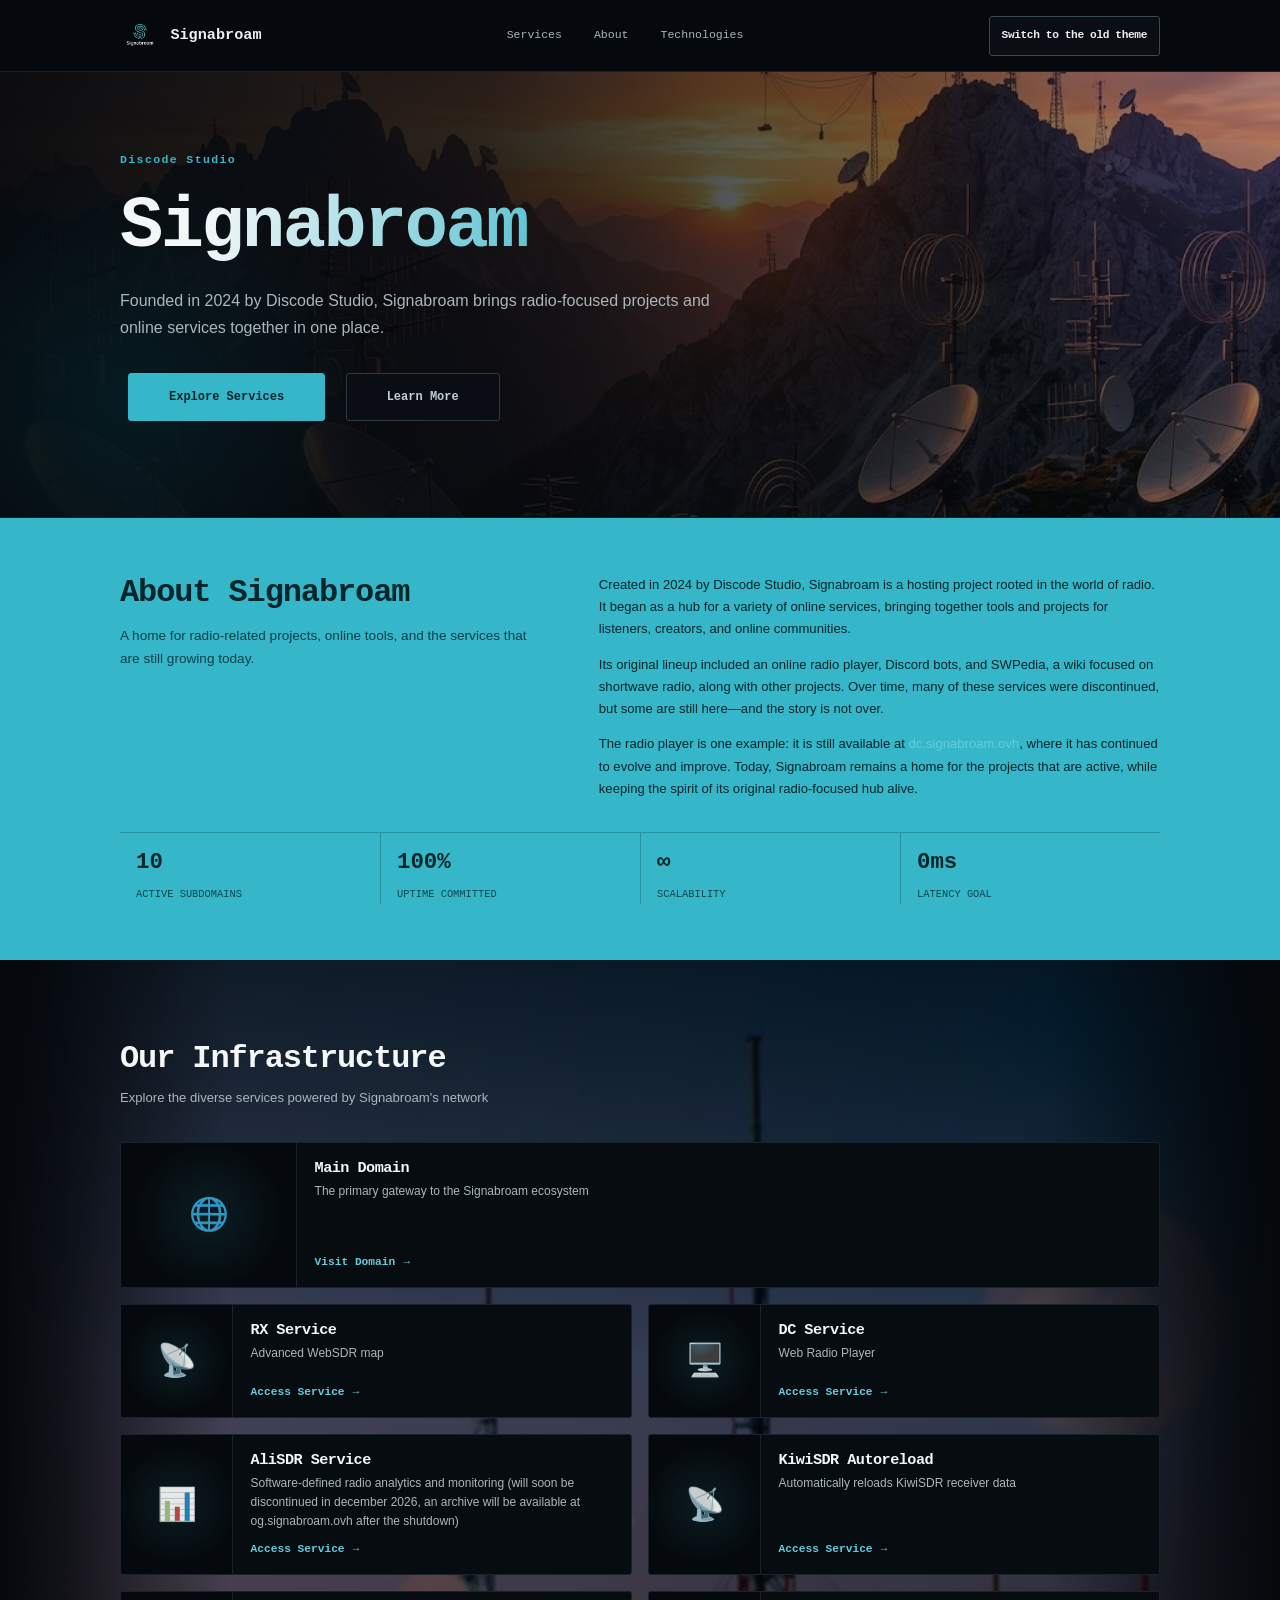
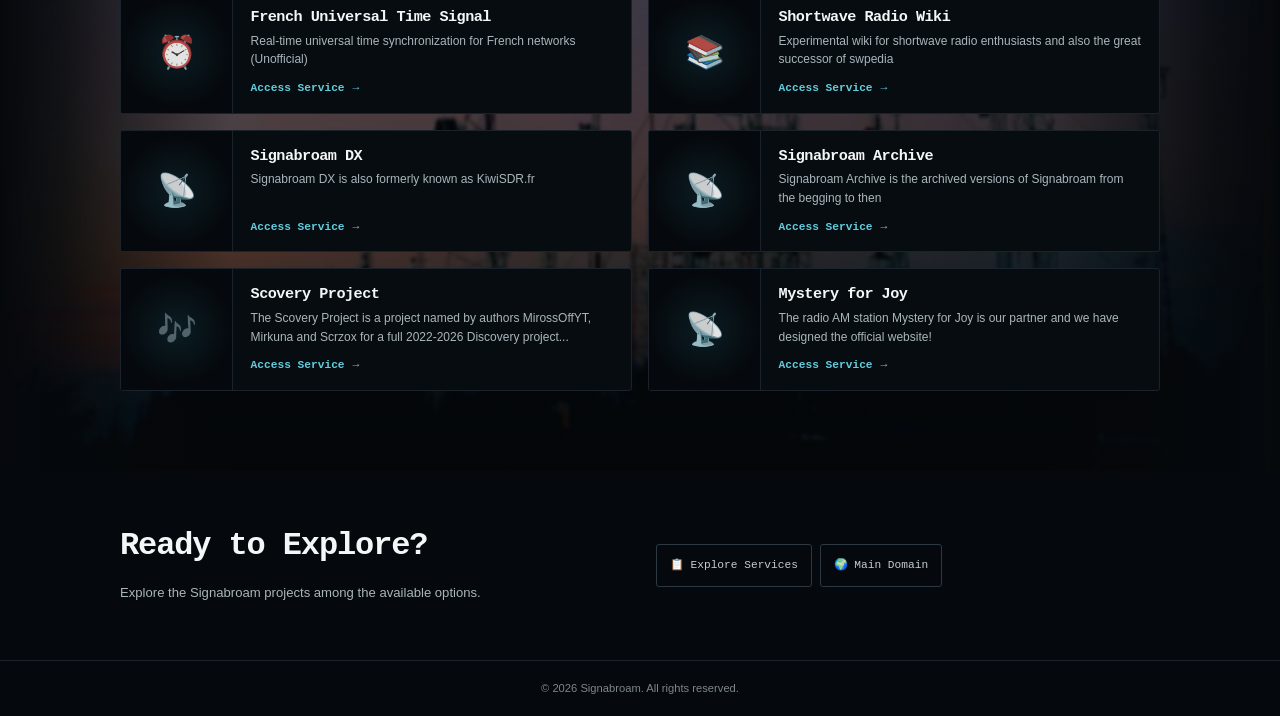
<file: index.html>
<!DOCTYPE html>
<html lang="en">
<head>
    <meta charset="UTF-8">
    <meta name="viewport" content="width=device-width, initial-scale=1.0">
    <title>Signabroam</title>
    <link rel="stylesheet" href="/assets/css/prism.css">
    <link rel="stylesheet" href="/assets/css/six.css?v=5">
</head>
<body>
    <header class="site-header">
        <a class="site-brand" href="#" aria-label="Signabroam home">
            <img class="site-brand-mark" src="/assets/icons/logo/signabroam%20no%20background.png" alt="">
            <span>Signabroam</span>
        </a>
        <nav class="site-nav" aria-label="Main navigation">
            <a href="#services">Services</a>
            <a href="#about">About</a>
            <a href="#technologies">Technologies</a>
        </nav>
        <button class="theme-switch" id="theme-toggle" type="button" aria-pressed="false">
            Switch to the new theme
        </button>
    </header>

    <!-- HERO SECTION -->
    <section class="hero">
        <div class="hero-content">
            <h1>Signabroam</h1>
            <p class="hero-subtitle">Founded in 2024 by Discode Studio, Signabroam brings radio-focused projects and online services together in one place.</p>
            <div>
                <a href="#services" class="cta-button">Explore Services</a>
                <a href="#about" class="cta-button secondary">Learn More</a>
            </div>
        </div>
    </section>

    <!-- ABOUT SECTION -->
    <section class="about" id="about">
        <div class="about-header">
            <h2>About Signabroam</h2>
            <p style="margin-top: 1rem;">A home for radio-related projects, online tools, and the services that are still growing today.</p>
        </div>
        <div class="about-content">
            <div class="about-text">
                <p>Created in 2024 by Discode Studio, Signabroam is a hosting project rooted in the world of radio. It began as a hub for a variety of online services, bringing together tools and projects for listeners, creators, and online communities.</p>
                <p>Its original lineup included an online radio player, Discord bots, and SWPedia, a wiki focused on shortwave radio, along with other projects. Over time, many of these services were discontinued, but some are still here—and the story is not over.</p>
                <p>The radio player is one example: it is still available at <a href="https://dc.signabroam.ovh" target="_blank" rel="noopener noreferrer">dc.signabroam.ovh</a>, where it has continued to evolve and improve. Today, Signabroam remains a home for the projects that are active, while keeping the spirit of its original radio-focused hub alive.</p>
            </div>
            <div class="particle-container">
                <div class="particle particle-1" style="top: 20%; left: 15%;"></div>
                <div class="particle particle-2" style="top: 40%; left: 70%;"></div>
                <div class="particle particle-3" style="top: 65%; left: 30%;"></div>
            </div>
        </div>

        <div class="metrics-grid">
            <div class="metric-card">
                <span class="metric-value">10</span>
                <span class="metric-label">Active Subdomains</span>
            </div>
            <div class="metric-card">
                <span class="metric-value">100%</span>
                <span class="metric-label">Uptime Committed</span>
            </div>
            <div class="metric-card">
                <span class="metric-value">∞</span>
                <span class="metric-label">Scalability</span>
            </div>
            <div class="metric-card">
                <span class="metric-value">0ms</span>
                <span class="metric-label">Latency Goal</span>
            </div>
        </div>
    </section>

    <!-- PORTFOLIO SECTION (SUBDOMAINS SHOWCASE) -->
    <section class="portfolio" id="services">
        <div class="portfolio-backdrops" aria-hidden="true">
            <div class="portfolio-backdrop-track">
                <img class="portfolio-backdrop" src="/assets/icons/background/b1.webp" alt="" draggable="false">
                <img class="portfolio-backdrop" src="/assets/icons/background/b2.webp" alt="" draggable="false">
                <img class="portfolio-backdrop" src="/assets/icons/background/b3.webp" alt="" draggable="false">
                <img class="portfolio-backdrop" src="/assets/icons/background/b4.webp" alt="" draggable="false">
                <img class="portfolio-backdrop" src="/assets/icons/background/b5.webp" alt="" draggable="false">
                <img class="portfolio-backdrop" src="/assets/icons/background/b6.webp" alt="" draggable="false">
                <img class="portfolio-backdrop" src="/assets/icons/background/b1.webp" alt="" draggable="false">
                <img class="portfolio-backdrop" src="/assets/icons/background/b2.webp" alt="" draggable="false">
                <img class="portfolio-backdrop" src="/assets/icons/background/b3.webp" alt="" draggable="false">
                <img class="portfolio-backdrop" src="/assets/icons/background/b4.webp" alt="" draggable="false">
                <img class="portfolio-backdrop" src="/assets/icons/background/b5.webp" alt="" draggable="false">
                <img class="portfolio-backdrop" src="/assets/icons/background/b6.webp" alt="" draggable="false">
            </div>
        </div>
        <div class="portfolio-header">
            <h2>Our Infrastructure</h2>
            <p style="margin-top: 1rem;">Explore the diverse services powered by Signabroam's network</p>
        </div>
        <div class="portfolio-grid">
            <div class="portfolio-card">
                <div class="portfolio-image">
                    <span class="portfolio-image-icon">🌐</span>
                </div>
                <div class="portfolio-content">
                    <h3 class="portfolio-title">Main Domain</h3>
                    <p class="portfolio-description">The primary gateway to the Signabroam ecosystem</p>
                    <a href="https://signabroam.ovh" target="_blank" class="portfolio-link">Visit Domain</a>
                </div>
            </div>

            <div class="portfolio-card">
                <div class="portfolio-image">
                    <span class="portfolio-image-icon">📡</span>
                </div>
                <div class="portfolio-content">
                    <h3 class="portfolio-title">RX Service</h3>
                    <p class="portfolio-description">Advanced WebSDR map</p>
                    <a href="https://rx.signabroam.ovh" target="_blank" class="portfolio-link">Access Service</a>
                </div>
            </div>

            <div class="portfolio-card">
                <div class="portfolio-image">
                    <span class="portfolio-image-icon">🖥️</span>
                </div>
                <div class="portfolio-content">
                    <h3 class="portfolio-title">DC Service</h3>
                    <p class="portfolio-description">Web Radio Player</p>
                    <a href="https://dc.signabroam.ovh" target="_blank" class="portfolio-link">Access Service</a>
                </div>
            </div>

            <div class="portfolio-card">
                <div class="portfolio-image">
                    <span class="portfolio-image-icon">📊</span>
                </div>
                <div class="portfolio-content">
                    <h3 class="portfolio-title">AliSDR Service</h3>
                    <p class="portfolio-description">Software-defined radio analytics and monitoring (will soon be discontinued in december 2026, an archive will be available at og.signabroam.ovh after the shutdown)</p>
                    <a href="https://alisdr.signabroam.ovh" target="_blank" class="portfolio-link">Access Service</a>
                </div>
            </div>
            <!-- <div class="portfolio-card">
                <div class="portfolio-image">
                    <span class="portfolio-image-icon">⚡</span>
                </div>
                <div class="portfolio-content">
                    <h3 class="portfolio-title">OpenWebRX+ WebSDR</h3>
                    <p class="portfolio-description">Enhanced web-based software-defined radio platform</p>
                    <a href="https://websdr.signabroam.ovh" target="_blank" aria-disabled="true" class="portfolio-link">Access Service</a>
                </div>
            </div> -->
            <div class="portfolio-card">
                <div class="portfolio-image">
                    <span class="portfolio-image-icon">📡</span>
                </div>
                <div class="portfolio-content">
                    <h3 class="portfolio-title">KiwiSDR Autoreload</h3>
                    <p class="portfolio-description">Automatically reloads KiwiSDR receiver data</p>
                    <a href="https://autoreload.signabroam.ovh" target="_blank" class="portfolio-link">Access Service</a>
                </div>

            </div>
            <div class="portfolio-card">
                <div class="portfolio-image">
                    <span class="portfolio-image-icon">⏰</span>
                </div>
                <div class="portfolio-content">
                    <h3 class="portfolio-title">French Universal Time Signal</h3>
                    <p class="portfolio-description">Real-time universal time synchronization for French networks (Unofficial)</p>
                    <a href="https://futs.duckdns.org" target="_blank" class="portfolio-link">Access Service</a>
                </div>

            </div>
            <div class="portfolio-card">
                <div class="portfolio-image">
                    <span class="portfolio-image-icon">📚</span>
                </div>
                <div class="portfolio-content">
                    <h3 class="portfolio-title">Shortwave Radio Wiki</h3>
                    <p class="portfolio-description">Experimental wiki for shortwave radio enthusiasts and also the great successor of swpedia</p>
                    <a href="https://wiki.signabroam.ovh" target="_blank" class="portfolio-link">Access Service</a>
                </div>

            </div>
            <div class="portfolio-card">
                <div class="portfolio-image">
                    <span class="portfolio-image-icon">📡</span>
                </div>
                <div class="portfolio-content">
                    <h3 class="portfolio-title">Signabroam DX</h3>
                    <p class="portfolio-description">Signabroam DX is also formerly known as KiwiSDR.fr</p>
                    <a href="https://dx.signabroam.ovh/" target="_blank" class="portfolio-link">Access Service</a>
                </div>
            </div>
            <div class="portfolio-card">
                <div class="portfolio-image">
                    <span class="portfolio-image-icon">📡</span>
                </div>
                <div class="portfolio-content">
                    <h3 class="portfolio-title">Signabroam Archive</h3>
                    <p class="portfolio-description">Signabroam Archive is the archived versions of Signabroam from the begging to then</p>
                    <a href="https://og.signabroam.ovh/" target="_blank" class="portfolio-link">Access Service</a>
                </div>
            </div>
            <div class="portfolio-card">
                <div class="portfolio-image">
                    <span class="portfolio-image-icon">🎶</span>
                </div>
                <div class="portfolio-content">
                    <h3 class="portfolio-title">Scovery Project</h3>
                    <p class="portfolio-description">The Scovery Project is a project named by authors MirossOffYT, Mirkuna and Scrzox for a full 2022-2026 Discovery project...</p>
                    <a href="https://scovery.signabroam.ovh/" target="_blank" class="portfolio-link">Access Service</a>
                </div>
            </div>
            <div class="portfolio-card">
                <div class="portfolio-image">
                    <span class="portfolio-image-icon">📡</span>
                </div>
                <div class="portfolio-content">
                    <h3 class="portfolio-title">Mystery for Joy</h3>
                    <p class="portfolio-description">The radio AM station Mystery for Joy is our partner and we have designed the official website!</p>
                    <a href="https://mysteryforjoy.fr" target="_blank" class="portfolio-link">Access Service</a>
                </div>
            </div>
        </div>
    </section>

    <!-- CONTACT SECTION -->
    <section class="contact" id="contact">
        <div class="contact-content">
            <h2>Ready to Explore?</h2>
            <p class="contact-text">Explore the Signabroam projects among the available options.</p>
            <div class="contact-links">
                <a href="#services" class="contact-link">📋 Explore Services</a>
                <a href="https://signabroam.ovh" target="_blank" class="contact-link">🌍 Main Domain</a>
            </div>
        </div>
    </section>

    <footer>
        <p>&copy; 2026 Signabroam. All rights reserved.</p>
    </footer>
    <script>
        const themeToggle = document.getElementById("theme-toggle");
        const themeParameters = new URLSearchParams(window.location.search);
        let currentTheme = themeParameters.get("s80") === "prism" ? "prism" : "six";

        function applyTheme(theme, updateUrl) {
            currentTheme = theme;
            document.body.dataset.theme = theme;
            themeToggle.setAttribute("aria-pressed", String(theme === "six"));
            themeToggle.textContent = theme === "six"
                ? "Switch to the old theme"
                : "Switch to the new theme";

            if (updateUrl) {
                const url = new URL(window.location.href);
                url.searchParams.set("s80", theme);
                window.history.replaceState(null, "", url);
            }
        }

        applyTheme(currentTheme, false);
        themeToggle.addEventListener("click", function () {
            applyTheme(currentTheme === "six" ? "prism" : "six", true);
        });
    </script>
</body>
</html>
</file>
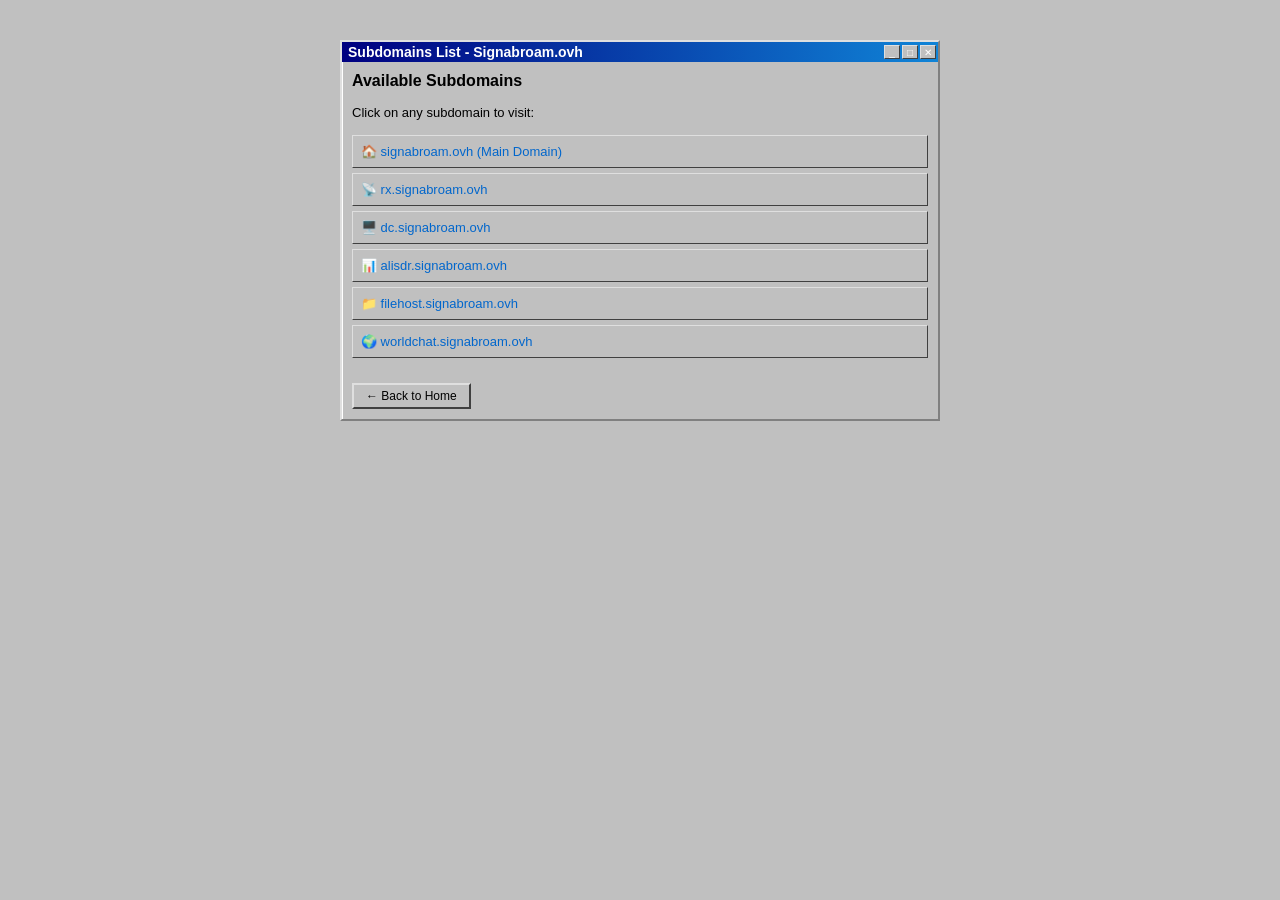
<file: .subdomains.html>
<!DOCTYPE html>
<html lang="en">
<head>
    <meta charset="UTF-8">
    <meta name="viewport" content="width=device-width, initial-scale=1.0">
    <title>Subdomains - Signabroam</title>
    <style>
        * {
            margin: 0;
            padding: 0;
            box-sizing: border-box;
        }

        body {
            font-family: 'MS Sans Serif', Arial, sans-serif;
            background-color: #c0c0c0;
            padding: 20px;
            color: #000;
        }

        .window {
            background-color: #c0c0c0;
            border: 2px solid;
            border-color: #dfdfdf #808080 #808080 #dfdfdf;
            box-shadow: 1px 1px 0 #ffffff inset;
            padding: 0;
            margin: 20px auto;
            max-width: 600px;
        }

        .title-bar {
            background: linear-gradient(to right, #000080, #1084d7);
            color: #ffffff;
            padding: 2px 2px;
            display: flex;
            justify-content: space-between;
            align-items: center;
        }

        .title-text {
            font-weight: bold;
            font-size: 14px;
            margin-left: 4px;
        }

        .close-btns {
            display: flex;
            gap: 2px;
        }

        .btn-small {
            width: 16px;
            height: 14px;
            background-color: #c0c0c0;
            border: 1px solid;
            border-color: #dfdfdf #404040 #404040 #dfdfdf;
            font-size: 10px;
            cursor: pointer;
            display: flex;
            align-items: center;
            justify-content: center;
        }

        .btn-small:active {
            border-color: #404040 #dfdfdf #dfdfdf #404040;
        }

        .content {
            padding: 10px;
        }

        .content h1 {
            font-size: 16px;
            margin-bottom: 15px;
            font-weight: bold;
        }

        .content p {
            font-size: 13px;
            margin-bottom: 15px;
        }

        .subdomain-list {
            margin: 15px 0;
        }

        .subdomain-item {
            background-color: #c0c0c0;
            border: 1px solid;
            border-color: #dfdfdf #404040 #404040 #dfdfdf;
            padding: 8px;
            margin-bottom: 5px;
            cursor: pointer;
            transition: all 0.1s;
        }

        .subdomain-item:hover {
            background-color: #e0e0e0;
        }

        .subdomain-item:active {
            border-color: #404040 #dfdfdf #dfdfdf #404040;
        }

        .subdomain-item a {
            text-decoration: none;
            color: #0066cc;
            font-size: 13px;
            display: block;
        }

        .subdomain-item a:visited {
            color: #800080;
        }

        .subdomain-item:hover a {
            text-decoration: underline;
        }

        .btn {
            background-color: #c0c0c0;
            border: 2px solid;
            border-color: #dfdfdf #404040 #404040 #dfdfdf;
            padding: 4px 12px;
            cursor: pointer;
            font-family: 'MS Sans Serif', Arial, sans-serif;
            font-size: 12px;
            text-decoration: none;
            display: inline-block;
            color: #000;
            transition: all 0.1s;
            margin-top: 10px;
        }

        .btn:hover {
            background-color: #e0e0e0;
        }

        .btn:active {
            border-color: #404040 #dfdfdf #dfdfdf #404040;
        }
    </style>
</head>
<body>
    <div class="window">
        <div class="title-bar">
            <span class="title-text">Subdomains List - Signabroam.ovh</span>
            <div class="close-btns">
                <div class="btn-small">_</div>
                <div class="btn-small">□</div>
                <div class="btn-small">✕</div>
            </div>
        </div>
        <div class="content">
            <h1>Available Subdomains</h1>
            <p>Click on any subdomain to visit:</p>
            
            <div class="subdomain-list">
                <div class="subdomain-item">
                    <a href="https://signabroam.ovh">🏠 signabroam.ovh (Main Domain)</a>
                </div>
                <div class="subdomain-item">
                    <a href="https://rx.signabroam.ovh">📡 rx.signabroam.ovh</a>
                </div>
                <div class="subdomain-item">
                    <a href="https://dc.signabroam.ovh">🖥️ dc.signabroam.ovh</a>
                </div>
                <div class="subdomain-item">
                    <a href="https://alisdr.signabroam.ovh">📊 alisdr.signabroam.ovh</a>
                </div>
                <div class="subdomain-item">
                    <a href="https://filehost.signabroam.ovh">📁 filehost.signabroam.ovh</a>
                </div>
                <div class="subdomain-item">
                    <a href="https://worldchat.signabroam.ovh">🌍 worldchat.signabroam.ovh</a>
                </div>
            </div>

            <a href="index.html" class="btn">← Back to Home</a>
        </div>
    </div>
</body>
</html>
</file>
<file: assets/css/prism.css>
/* ============================================================================
   PRISM FLUX - Dark-Themed Portfolio Template
   Carbon Fiber Aesthetic with Prismatic Color Accents
   ============================================================================ */

/* CSS Custom Properties for Easy Theming */
:root {
    --primary-purple: #8b5cf6;
    --primary-blue: #3b82f6;
    --primary-green: #10b981;
    --primary-cyan: #06b6d4;
    --secondary-pink: #ec4899;
    --dark-bg-1: #0f172a;
    --dark-bg-2: #1e293b;
    --dark-bg-3: #334155;
    --carbon-dark: #1a1f2e;
    --text-primary: #f1f5f9;
    --text-secondary: #cbd5e1;
    --border-accent: rgba(139, 92, 246, 0.3);
    --glow-purple: rgba(139, 92, 246, 0.5);
    --glow-cyan: rgba(6, 182, 212, 0.5);
    --transition: all 0.3s cubic-bezier(0.4, 0, 0.2, 1);
}

/* ============================================================================
   GLOBAL STYLES & TYPOGRAPHY
   ============================================================================ */

* {
    margin: 0;
    padding: 0;
    box-sizing: border-box;
}

html {
    scroll-behavior: smooth;
}

body {
    font-family: -apple-system, BlinkMacSystemFont, 'Segoe UI', 'Roboto', 'Oxygen', 'Ubuntu', 'Cantarell', sans-serif;
    background: linear-gradient(135deg, var(--dark-bg-1) 0%, var(--dark-bg-2) 50%, var(--dark-bg-3) 100%);
    color: var(--text-primary);
    line-height: 1.6;
    min-height: 100vh;
    overflow-x: hidden;
    position: relative;
}

/* Carbon Fiber Pattern Background */
body::before {
    content: '';
    position: fixed;
    top: 0;
    left: 0;
    right: 0;
    bottom: 0;
    background-image: 
        repeating-linear-gradient(
            90deg,
            transparent,
            transparent 2px,
            rgba(139, 92, 246, 0.03) 2px,
            rgba(139, 92, 246, 0.03) 4px
        ),
        repeating-linear-gradient(
            0deg,
            transparent,
            transparent 2px,
            rgba(6, 182, 212, 0.03) 2px,
            rgba(6, 182, 212, 0.03) 4px
        );
    pointer-events: none;
    z-index: 1;
}

h1, h2, h3, h4, h5, h6 {
    font-weight: 700;
    letter-spacing: -0.02em;
    line-height: 1.2;
}

h1 {
    font-size: clamp(2rem, 5vw, 3.5rem);
}

h2 {
    font-size: clamp(1.5rem, 4vw, 2.5rem);
}

h3 {
    font-size: clamp(1.25rem, 3vw, 1.875rem);
}

p {
    color: var(--text-secondary);
    font-size: 1rem;
    line-height: 1.8;
}

a {
    color: var(--primary-cyan);
    text-decoration: none;
    transition: var(--transition);
    position: relative;
}

a:hover {
    color: var(--primary-blue);
    text-decoration: none;
}

/* ============================================================================
   HERO SECTION
   ============================================================================ */

.hero {
    position: relative;
    min-height: 100vh;
    display: flex;
    align-items: center;
    justify-content: center;
    padding: 2rem;
    overflow: hidden;
    z-index: 10;
}

.hero::before {
    content: '';
    position: absolute;
    top: -50%;
    right: -20%;
    width: 600px;
    height: 600px;
    background: radial-gradient(circle, rgba(139, 92, 246, 0.15) 0%, transparent 70%);
    border-radius: 50%;
    animation: float 20s ease-in-out infinite;
}

.hero::after {
    content: '';
    position: absolute;
    bottom: -30%;
    left: -10%;
    width: 500px;
    height: 500px;
    background: radial-gradient(circle, rgba(6, 182, 212, 0.1) 0%, transparent 70%);
    border-radius: 50%;
    animation: float 25s ease-in-out infinite reverse;
}

@keyframes float {
    0%, 100% { transform: translateY(0px); }
    50% { transform: translateY(30px); }
}

.hero-content {
    position: relative;
    z-index: 2;
    text-align: center;
    max-width: 800px;
}

.hero h1 {
    background: linear-gradient(135deg, var(--primary-purple) 0%, var(--primary-blue) 25%, var(--primary-cyan) 50%, var(--primary-green) 75%, var(--primary-cyan) 100%);
    -webkit-background-clip: text;
    -webkit-text-fill-color: transparent;
    background-clip: text;
    margin-bottom: 1.5rem;
    animation: shimmer 3s ease-in-out infinite;
    background-size: 200% auto;
}

@keyframes shimmer {
    0%, 100% { background-position: 0% center; }
    50% { background-position: 100% center; }
}

.hero-subtitle {
    font-size: 1.25rem;
    color: var(--text-secondary);
    margin-bottom: 2rem;
    max-width: 600px;
    margin-left: auto;
    margin-right: auto;
}

.cta-button {
    display: inline-block;
    padding: 1rem 2.5rem;
    margin: 0.5rem;
    background: linear-gradient(135deg, var(--primary-purple) 0%, var(--primary-blue) 100%);
    color: white;
    border: 2px solid transparent;
    border-radius: 8px;
    font-weight: 600;
    font-size: 1rem;
    cursor: pointer;
    transition: var(--transition);
    box-shadow: 0 0 20px var(--glow-purple);
    position: relative;
    overflow: hidden;
    touch-action: manipulation;
}

.cta-button::before {
    content: '';
    position: absolute;
    top: 0;
    left: -100%;
    width: 100%;
    height: 100%;
    background: rgba(255, 255, 255, 0.2);
    transition: var(--transition);
}

.cta-button:hover {
    transform: translateY(-3px);
    box-shadow: 0 10px 30px var(--glow-purple);
}

.cta-button:hover::before {
    left: 100%;
}

.cta-button:active {
    transform: translateY(-1px);
}

.cta-button.secondary {
    background: transparent;
    border: 2px solid var(--primary-cyan);
    box-shadow: 0 0 15px var(--glow-cyan);
}

.cta-button.secondary:hover {
    background: rgba(6, 182, 212, 0.1);
}

/* ============================================================================
   3D COVERFLOW CAROUSEL
   ============================================================================ */

.carousel-section {
    position: relative;
    padding: 4rem 2rem;
    background: rgba(26, 31, 46, 0.4);
    border-top: 1px solid var(--border-accent);
    border-bottom: 1px solid var(--border-accent);
    overflow: hidden;
    z-index: 10;
}

.carousel-container {
    max-width: 1200px;
    margin: 0 auto;
    position: relative;
    height: 400px;
    perspective: 1000px;
    margin-top: 2rem;
}

.coverflow {
    position: absolute;
    width: 100%;
    height: 100%;
    left: 0;
    top: 0;
    transform-style: preserve-3d;
}

.carousel-item {
    position: absolute;
    width: 280px;
    height: 350px;
    left: 50%;
    top: 50%;
    margin-left: -140px;
    margin-top: -175px;
    background: linear-gradient(135deg, var(--dark-bg-2) 0%, var(--dark-bg-3) 100%);
    border: 1px solid var(--border-accent);
    border-radius: 12px;
    padding: 2rem;
    box-shadow: 0 20px 60px rgba(0, 0, 0, 0.5);
    transform-style: preserve-3d;
    transform: translateZ(0) rotateY(0deg) translateX(0px);
    transition: transform 0.6s cubic-bezier(0.68, -0.55, 0.265, 1.55);
    cursor: pointer;
    display: flex;
    flex-direction: column;
    justify-content: space-between;
    opacity: 0.5;
    z-index: 1;
}

.carousel-item.active {
    opacity: 1;
    z-index: 10;
    transform: translateZ(0) rotateY(0deg) translateX(0px) scale(1.05);
}

.carousel-item.prev {
    transform: translateZ(-200px) rotateY(45deg) translateX(-100px);
    opacity: 0.3;
}

.carousel-item.next {
    transform: translateZ(-200px) rotateY(-45deg) translateX(100px);
    opacity: 0.3;
}

.carousel-item h3 {
    color: var(--primary-cyan);
    margin-bottom: 1rem;
}

.carousel-item p {
    font-size: 0.95rem;
    color: var(--text-secondary);
    flex-grow: 1;
}

.carousel-tag {
    display: inline-block;
    margin-top: 1rem;
    padding: 0.5rem 1rem;
    background: rgba(139, 92, 246, 0.2);
    border: 1px solid var(--primary-purple);
    border-radius: 20px;
    font-size: 0.85rem;
    color: var(--primary-purple);
}

.carousel-controls {
    display: flex;
    justify-content: center;
    gap: 1rem;
    margin-top: 2rem;
}

.carousel-btn {
    width: 48px;
    height: 48px;
    border-radius: 50%;
    border: 2px solid var(--primary-cyan);
    background: rgba(6, 182, 212, 0.1);
    color: var(--primary-cyan);
    cursor: pointer;
    font-size: 1.2rem;
    display: flex;
    align-items: center;
    justify-content: center;
    transition: var(--transition);
    touch-action: manipulation;
}

.carousel-btn:hover {
    background: rgba(6, 182, 212, 0.2);
    transform: scale(1.1);
}

.carousel-btn:active {
    transform: scale(0.95);
}

/* ============================================================================
   ABOUT SECTION WITH PARTICLES & METRICS
   ============================================================================ */

.about {
    position: relative;
    padding: 6rem 2rem;
    max-width: 1200px;
    margin: 0 auto;
    z-index: 10;
}

.about-header {
    text-align: center;
    margin-bottom: 4rem;
}

.about-header h2 {
    color: var(--primary-cyan);
    margin-bottom: 1rem;
}

.about-content {
    display: grid;
    grid-template-columns: 1fr 1fr;
    gap: 4rem;
    align-items: center;
    margin-bottom: 4rem;
}

.about-text p {
    margin-bottom: 1.5rem;
}

.particle-container {
    position: relative;
    height: 300px;
    border: 1px solid var(--border-accent);
    border-radius: 12px;
    overflow: hidden;
    background: rgba(26, 31, 46, 0.3);
}

.particle {
    position: absolute;
    pointer-events: none;
    opacity: 0.6;
}

.particle-1 {
    width: 8px;
    height: 8px;
    background: var(--primary-purple);
    border-radius: 50%;
    animation: particle-float 8s ease-in-out infinite;
}

.particle-2 {
    width: 5px;
    height: 5px;
    background: var(--primary-cyan);
    border-radius: 50%;
    animation: particle-float 10s ease-in-out infinite 1s;
}

.particle-3 {
    width: 6px;
    height: 6px;
    background: var(--primary-green);
    border-radius: 50%;
    animation: particle-float 12s ease-in-out infinite 2s;
}

@keyframes particle-float {
    0%, 100% { transform: translateY(0) translateX(0); opacity: 0.3; }
    50% { transform: translateY(-50px) translateX(30px); opacity: 0.8; }
}

/* Animated Metrics */
.metrics-grid {
    display: grid;
    grid-template-columns: repeat(auto-fit, minmax(200px, 1fr));
    gap: 2rem;
    margin-top: 3rem;
}

.metric-card {
    padding: 2rem;
    background: rgba(26, 31, 46, 0.6);
    border: 1px solid var(--border-accent);
    border-radius: 12px;
    text-align: center;
    transition: var(--transition);
    position: relative;
    overflow: hidden;
}

.metric-card::before {
    content: '';
    position: absolute;
    top: 0;
    left: 0;
    right: 0;
    bottom: 0;
    background: linear-gradient(135deg, rgba(139, 92, 246, 0.1) 0%, transparent 100%);
    opacity: 0;
    transition: opacity 0.3s ease;
}

.metric-card:hover {
    border-color: var(--primary-cyan);
    transform: translateY(-8px);
    box-shadow: 0 15px 40px rgba(6, 182, 212, 0.15);
}

.metric-card:hover::before {
    opacity: 1;
}

.metric-value {
    font-size: 2.5rem;
    font-weight: 700;
    background: linear-gradient(135deg, var(--primary-purple) 0%, var(--primary-cyan) 100%);
    -webkit-background-clip: text;
    -webkit-text-fill-color: transparent;
    background-clip: text;
    display: block;
    margin-bottom: 0.5rem;
    position: relative;
    z-index: 1;
}

.metric-label {
    color: var(--text-secondary);
    font-size: 0.95rem;
    text-transform: uppercase;
    letter-spacing: 0.05em;
    position: relative;
    z-index: 1;
}

/* ============================================================================
   SKILLS SECTION WITH HEXAGONAL GRID
   ============================================================================ */

.skills {
    position: relative;
    padding: 6rem 2rem;
    background: rgba(26, 31, 46, 0.4);
    border-top: 1px solid var(--border-accent);
    border-bottom: 1px solid var(--border-accent);
    z-index: 10;
}

.skills-header {
    text-align: center;
    max-width: 1200px;
    margin: 0 auto 4rem;
}

.skills-header h2 {
    color: var(--primary-purple);
    margin-bottom: 1rem;
}

.hexagon-grid {
    display: grid;
    grid-template-columns: repeat(auto-fit, minmax(150px, 1fr));
    gap: 2rem;
    max-width: 1200px;
    margin: 0 auto;
}

.hexagon-item {
    position: relative;
    display: flex;
    align-items: center;
    justify-content: center;
    aspect-ratio: 1;
    background: linear-gradient(135deg, rgba(139, 92, 246, 0.1) 0%, rgba(6, 182, 212, 0.1) 100%);
    border: 2px solid var(--primary-purple);
    border-radius: 12px;
    cursor: pointer;
    transition: var(--transition);
    transform: perspective(1000px) rotateX(0) rotateY(0);
    position: relative;
    overflow: hidden;
}

.hexagon-item::before {
    content: '';
    position: absolute;
    inset: 0;
    background: linear-gradient(45deg, transparent 30%, rgba(139, 92, 246, 0.3) 50%, transparent 70%);
    transform: translateX(-100%);
    transition: transform 0.6s ease;
}

.hexagon-item:hover::before {
    transform: translateX(100%);
}

.hexagon-item:hover {
    border-color: var(--primary-cyan);
    box-shadow: 0 0 30px var(--glow-cyan), inset 0 0 30px rgba(6, 182, 212, 0.1);
    transform: scale(1.05) perspective(1000px) rotateY(5deg);
}

.hexagon-content {
    text-align: center;
    position: relative;
    z-index: 2;
}

.hexagon-icon {
    font-size: 2.5rem;
    margin-bottom: 0.5rem;
}

.hexagon-label {
    font-size: 0.95rem;
    font-weight: 600;
    color: var(--primary-cyan);
}

/* ============================================================================
   PORTFOLIO SECTION
   ============================================================================ */

.portfolio {
    position: relative;
    padding: 6rem 2rem;
    max-width: 1200px;
    margin: 0 auto;
    z-index: 10;
}

.portfolio-header {
    text-align: center;
    margin-bottom: 4rem;
}

.portfolio-header h2 {
    color: var(--primary-green);
    margin-bottom: 1rem;
}

.portfolio-grid {
    display: grid;
    grid-template-columns: repeat(auto-fit, minmax(300px, 1fr));
    gap: 2rem;
}

.portfolio-card {
    group position: relative;
    overflow: hidden;
    border-radius: 12px;
    background: linear-gradient(135deg, var(--dark-bg-2) 0%, var(--dark-bg-3) 100%);
    border: 1px solid var(--border-accent);
    transition: var(--transition);
}

.portfolio-image {
    width: 100%;
    height: 250px;
    background: linear-gradient(135deg, rgba(139, 92, 246, 0.2) 0%, rgba(6, 182, 212, 0.2) 100%);
    display: flex;
    align-items: center;
    justify-content: center;
    position: relative;
    overflow: hidden;
}

.portfolio-image::before {
    content: '';
    position: absolute;
    inset: 0;
    background: linear-gradient(45deg, transparent 30%, rgba(255, 255, 255, 0.1) 50%, transparent 70%);
    transform: translateX(-100%);
    transition: transform 0.6s ease;
}

.portfolio-card:hover .portfolio-image::before {
    transform: translateX(100%);
}

.portfolio-image-icon {
    font-size: 4rem;
    color: var(--primary-cyan);
    opacity: 0.6;
}

.portfolio-content {
    padding: 2rem;
}

.portfolio-title {
    color: var(--primary-cyan);
    margin-bottom: 0.5rem;
}

.portfolio-description {
    font-size: 0.95rem;
    color: var(--text-secondary);
    margin-bottom: 1.5rem;
}

.portfolio-tags {
    display: flex;
    flex-wrap: wrap;
    gap: 0.5rem;
    margin-bottom: 1.5rem;
}

.portfolio-tag {
    padding: 0.4rem 0.8rem;
    background: rgba(139, 92, 246, 0.15);
    border: 1px solid var(--primary-purple);
    border-radius: 20px;
    font-size: 0.8rem;
    color: var(--primary-purple);
    transition: var(--transition);
}

.portfolio-tag:hover {
    background: rgba(139, 92, 246, 0.3);
}

.portfolio-link {
    display: inline-block;
    color: var(--primary-cyan);
    font-weight: 600;
    transition: var(--transition);
    position: relative;
}

.portfolio-link::after {
    content: '→';
    margin-left: 0.5rem;
    transition: var(--transition);
}

.portfolio-link:hover {
    color: var(--primary-blue);
}

.portfolio-link:hover::after {
    transform: translateX(4px);
}

.portfolio-card:hover {
    border-color: var(--primary-cyan);
    transform: translateY(-8px);
    box-shadow: 0 20px 50px rgba(6, 182, 212, 0.2);
}

/* ============================================================================
   CONTACT & FOOTER SECTION
   ============================================================================ */

.contact {
    position: relative;
    padding: 6rem 2rem;
    background: rgba(26, 31, 46, 0.4);
    border-top: 1px solid var(--border-accent);
    z-index: 10;
}

.contact-content {
    max-width: 800px;
    margin: 0 auto;
    text-align: center;
}

.contact-header h2 {
    color: var(--primary-blue);
    margin-bottom: 1.5rem;
}

.contact-text {
    margin-bottom: 2rem;
    color: var(--text-secondary);
}

.contact-links {
    display: flex;
    justify-content: center;
    flex-wrap: wrap;
    gap: 1.5rem;
    margin-top: 2rem;
}

.contact-link {
    display: inline-flex;
    align-items: center;
    gap: 0.5rem;
    padding: 1rem 1.5rem;
    border: 2px solid var(--primary-cyan);
    border-radius: 8px;
    color: var(--primary-cyan);
    transition: var(--transition);
    touch-action: manipulation;
}

.contact-link:hover {
    background: rgba(6, 182, 212, 0.1);
    transform: translateY(-2px);
}

footer {
    padding: 2rem;
    text-align: center;
    color: var(--text-secondary);
    border-top: 1px solid var(--border-accent);
    font-size: 0.9rem;
    position: relative;
    z-index: 10;
}

/* ============================================================================
   RESPONSIVE DESIGN
   ============================================================================ */

@media (max-width: 768px) {
    .about-content {
        grid-template-columns: 1fr;
        gap: 2rem;
    }

    .carousel-container {
        height: 300px;
    }

    .carousel-item {
        width: 240px;
        height: 300px;
        margin-left: -120px;
        margin-top: -150px;
    }

    .hexagon-grid {
        grid-template-columns: repeat(auto-fit, minmax(120px, 1fr));
        gap: 1rem;
    }

    .metrics-grid {
        grid-template-columns: repeat(2, 1fr);
    }

    .contact-links {
        flex-direction: column;
    }

    .contact-link {
        width: 100%;
        justify-content: center;
    }

    h1 {
        font-size: 2rem;
    }

    h2 {
        font-size: 1.5rem;
    }
}

@media (max-width: 480px) {
    .hero {
        min-height: 80vh;
        padding: 1rem;
    }

    .about {
        padding: 3rem 1rem;
    }

    .skills {
        padding: 3rem 1rem;
    }

    .carousel-section {
        padding: 2rem 1rem;
    }

    .carousel-item {
        width: 200px;
        height: 250px;
        margin-left: -100px;
        margin-top: -125px;
        padding: 1.5rem;
    }

    .hexagon-grid {
        grid-template-columns: repeat(2, 1fr);
    }

    .metrics-grid {
        grid-template-columns: 1fr;
    }

    .metric-value {
        font-size: 2rem;
    }

    .portfolio-grid {
        grid-template-columns: 1fr;
    }

    .cta-button {
        padding: 0.875rem 1.5rem;
        font-size: 0.9rem;
    }
}

/* ============================================================================
   ACCESSIBILITY & UTILITIES
   ============================================================================ */

@media (prefers-reduced-motion: reduce) {
    *,
    *::before,
    *::after {
        animation-duration: 0.01ms !important;
        animation-iteration-count: 1 !important;
        transition-duration: 0.01ms !important;
        scroll-behavior: auto !important;
    }
}

/* High Contrast Mode Support */
@media (prefers-contrast: more) {
    :root {
        --border-accent: rgba(139, 92, 246, 0.6);
    }

    .carousel-item,
    .metric-card,
    .hexagon-item,
    .portfolio-card {
        border-width: 2px;
    }
}

/* Dark Mode (default - always active) */
@media (prefers-color-scheme: dark) {
    body {
        color-scheme: dark;
    }
}
</file>
<file: assets/css/six.css>
body[data-theme="six"] {
    --surface: #05080c;
    --surface-raised: #0a0e14;
    --surface-subtle: #070c11;
    --border: #1a232b;
    --border-strong: #2c3842;
    --text: #ebf0f2;
    --text-soft: #c4cdd1;
    --text-muted: #949ea4;
    --accent: #35b6c9;
    --accent-hover: #63cddc;
    background: var(--surface);
    color: var(--text);
    font-family: "Chivo", "Segoe UI", sans-serif;
}

body[data-theme="six"]::before {
    display: none;
}

body[data-theme="six"] h1,
body[data-theme="six"] h2,
body[data-theme="six"] h3,
body[data-theme="six"] h4,
body[data-theme="six"] h5,
body[data-theme="six"] h6,
body[data-theme="six"] button {
    font-family: "Chivo Mono", "Cascadia Code", Consolas, monospace;
    letter-spacing: -0.035em;
}

body[data-theme="six"] p {
    color: #aab6bb;
    line-height: 1.7;
}

body[data-theme="six"] a {
    color: var(--accent-hover);
}

body[data-theme="six"] a:hover {
    color: #b2edf2;
}

body:not([data-theme="six"]) .site-header {
    display: contents;
}

body:not([data-theme="six"]) .site-brand,
body:not([data-theme="six"]) .site-nav {
    display: none;
}

body[data-theme="six"] .site-header {
    position: relative;
    z-index: 20;
    display: flex;
    min-height: 4.5rem;
    align-items: center;
    justify-content: space-between;
    gap: 1.5rem;
    padding: 0.75rem max(1.25rem, calc((100% - 1040px) / 2));
    border-bottom: 1px solid var(--border);
    background: #05080c;
}

body[data-theme="six"] .site-brand {
    display: inline-flex;
    align-items: center;
    gap: 0.65rem;
    color: var(--text);
    font: 700 0.95rem/1 "Chivo Mono", Consolas, monospace;
    white-space: nowrap;
}

body[data-theme="six"] .site-brand-mark {
    display: block;
    width: 2.5rem;
    height: 2.5rem;
    border: 0;
    object-fit: contain;
}

body[data-theme="six"] .site-nav {
    display: flex;
    align-items: center;
    gap: clamp(0.75rem, 3vw, 2rem);
}

body[data-theme="six"] .site-nav a {
    color: #aab6bb;
    font: 0.72rem/1.4 "Chivo Mono", Consolas, monospace;
}

body[data-theme="six"] .site-nav a:hover {
    color: var(--accent-hover);
}

.theme-switch {
    position: fixed;
    z-index: 30;
    top: 0.75rem;
    right: max(1.25rem, calc((100% - 1040px) / 2));
    min-height: 2.5rem;
    padding: 0.55rem 0.75rem;
    border: 1px solid #3a4852;
    border-radius: 3px;
    background: #0a0e14;
    color: #ebf0f2;
    font: 600 0.7rem/1.2 "Chivo Mono", Consolas, monospace;
    cursor: pointer;
    transition: border-color 0.2s ease, background 0.2s ease, color 0.2s ease;
}

.theme-switch:hover {
    border-color: #35b6c9;
    background: #101820;
    color: #63cddc;
}

.theme-switch:focus-visible {
    outline: 2px solid #63cddc;
    outline-offset: 3px;
}

body[data-theme="six"] .site-header .theme-switch {
    position: static;
    flex: 0 0 auto;
}

body[data-theme="six"] .hero {
    display: flex;
    min-height: 26rem;
    align-items: center;
    justify-content: flex-start;
    padding: 5rem max(1.25rem, calc((100% - 1040px) / 2));
    border-bottom: 1px solid var(--border);
    background:
        linear-gradient(90deg, rgba(5, 8, 12, 0.96) 0%, rgba(5, 8, 12, 0.82) 38%, rgba(5, 8, 12, 0.2) 100%),
        linear-gradient(0deg, rgba(5, 8, 12, 0.32), rgba(5, 8, 12, 0.08)),
        url("/assets/icons/logo/banner.jfif") center 55% / cover no-repeat;
}

body[data-theme="six"] .hero-content {
    max-width: 720px;
    text-align: left;
}

body[data-theme="six"] .hero-content::before {
    display: block;
    margin-bottom: 1rem;
    color: var(--accent);
    content: "Discode Studio";
    font: 600 0.72rem/1.4 "Chivo Mono", Consolas, monospace;
    letter-spacing: 0.12em;
}

body[data-theme="six"] .hero h1 {
    margin-bottom: 1rem;
    background: linear-gradient(100deg, #f4f7f8 15%, #35b6c9 85%);
    background-clip: text;
    background-size: 100% auto;
    animation: none;
    font-size: clamp(2.6rem, 7vw, 4.5rem);
    -webkit-text-fill-color: transparent;
}

body[data-theme="six"] .hero-subtitle {
    max-width: 590px;
    margin: 0 0 1.5rem;
    color: #aab6bb;
    font-size: 1rem;
}

body[data-theme="six"] .cta-button {
    border: 1px solid var(--accent);
    border-radius: 3px;
    background: var(--accent);
    box-shadow: none;
    color: #04262b;
    font: 600 0.75rem/1.2 "Chivo Mono", Consolas, monospace;
}

body[data-theme="six"] .cta-button:hover {
    background: var(--accent-hover);
    box-shadow: 0 8px 24px rgba(53, 182, 201, 0.16);
    color: #04262b;
}

body[data-theme="six"] .cta-button.secondary {
    border-color: #2c3842;
    background: #0a0e14;
    color: #c4cdd1;
}

body[data-theme="six"] .cta-button.secondary:hover {
    border-color: var(--accent);
    background: #101820;
    color: var(--accent-hover);
}

body[data-theme="six"] .about {
    display: grid;
    grid-template-columns: minmax(0, 0.85fr) minmax(0, 1.15fr);
    align-items: start;
    gap: 1.5rem 4rem;
    max-width: none;
    margin: 0;
    padding: 3.5rem max(1.25rem, calc((100% - 1040px) / 2));
    background: var(--accent);
    color: #04262b;
}

body[data-theme="six"] .about-header {
    margin: 0;
    text-align: left;
}

body[data-theme="six"] .about-header h2 {
    margin-bottom: 0.75rem;
    color: #04262b;
    font-size: clamp(1.5rem, 3vw, 2rem);
}

body[data-theme="six"] .about-header p {
    margin-top: 0 !important;
    color: rgba(4, 38, 43, 0.82);
    font-size: 0.85rem;
}

body[data-theme="six"] .about-content {
    display: block;
    margin: 0;
}

body[data-theme="six"] .about-text p {
    margin-bottom: 0.8rem;
    color: #04262b;
    font-size: 0.82rem;
}

body[data-theme="six"] .about-text p:last-child {
    margin-bottom: 0;
}

body[data-theme="six"] .particle-container {
    display: none;
}

body[data-theme="six"] .metrics-grid {
    grid-column: 1 / -1;
    grid-template-columns: repeat(4, minmax(0, 1fr));
    gap: 0;
    margin-top: 0.5rem;
    border-top: 1px solid rgba(4, 38, 43, 0.25);
}

body[data-theme="six"] .metric-card {
    padding: 1rem 1rem 0;
    border: 0;
    border-radius: 0;
    background: transparent;
    text-align: left;
}

body[data-theme="six"] .metric-card + .metric-card {
    border-left: 1px solid rgba(4, 38, 43, 0.25);
}

body[data-theme="six"] .metric-card::before {
    display: none;
}

body[data-theme="six"] .metric-value {
    margin-bottom: 0.15rem;
    background: none;
    color: #04262b;
    font: 700 1.4rem/1.2 "Chivo Mono", Consolas, monospace;
    -webkit-text-fill-color: currentColor;
}

body[data-theme="six"] .metric-label {
    color: rgba(4, 38, 43, 0.78);
    font: 0.65rem/1.5 "Chivo Mono", Consolas, monospace;
    letter-spacing: 0;
}

body[data-theme="six"] .portfolio {
    position: relative;
    isolation: isolate;
    overflow: hidden;
    max-width: none;
    margin: 0;
    padding: 5rem max(1.25rem, calc((100% - 1040px) / 2));
    background: #05080c;
}

body[data-theme="six"] .portfolio-backdrops {
    position: absolute;
    z-index: 0;
    inset: 0;
    overflow: hidden;
    pointer-events: none;
}

body:not([data-theme="six"]) .portfolio-backdrops {
    display: none;
}

body[data-theme="six"] .portfolio-backdrops::after {
    position: absolute;
    inset: 0;
    background:
        linear-gradient(180deg, rgba(5, 8, 12, 0.72), rgba(5, 8, 12, 0.38) 36%, rgba(5, 8, 12, 0.78)),
        linear-gradient(90deg, #05080c 0%, rgba(5, 8, 12, 0.82) 5%, transparent 18%, transparent 82%, rgba(5, 8, 12, 0.82) 95%, #05080c 100%);
    content: "";
}

body[data-theme="six"] .portfolio-backdrop-track {
    position: absolute;
    inset: 0 auto 0 0;
    display: flex;
    width: 1200%;
    height: 100%;
    animation: portfolio-slideshow 96s linear infinite;
    will-change: transform;
}

body[data-theme="six"] .portfolio-backdrop {
    display: block;
    flex: 0 0 8.333333%;
    width: 8.333333%;
    height: 100%;
    object-fit: cover;
    object-position: center;
    filter: blur(1.5px);
    transform: scale(1.025);
}

@keyframes portfolio-slideshow {
    from {
        transform: translate3d(0, 0, 0);
    }

    to {
        transform: translate3d(-50%, 0, 0);
    }
}

body[data-theme="six"] .portfolio-header,
body[data-theme="six"] .portfolio-grid {
    position: relative;
    z-index: 1;
}

body[data-theme="six"] .portfolio-header {
    max-width: 1040px;
    margin: 0 auto 2rem;
    text-align: left;
}

body[data-theme="six"] .portfolio-header h2,
body[data-theme="six"] .skills-header h2,
body[data-theme="six"] .contact h2 {
    margin-bottom: 0.55rem;
    color: #f4f7f8;
    font-size: clamp(1.5rem, 3vw, 2rem);
}

body[data-theme="six"] .portfolio-header p {
    margin-top: 0 !important;
    font-size: 0.82rem;
}

body[data-theme="six"] .portfolio-grid {
    grid-template-columns: repeat(2, minmax(0, 1fr));
    gap: 1rem;
    max-width: 1040px;
    margin: 0 auto;
}

body[data-theme="six"] .portfolio-card {
    display: grid;
    grid-template-columns: 7rem minmax(0, 1fr);
    min-width: 0;
    overflow: hidden;
    border: 1px solid #1a232b;
    border-radius: 3px;
    background: #070c11;
    transition: border-color 0.2s ease, background 0.2s ease;
}

body[data-theme="six"] .portfolio-card:hover {
    border-color: #35b6c9;
    background: #0a0e14;
    box-shadow: none;
    transform: none;
}

body[data-theme="six"] .portfolio-card:first-child {
    grid-column: 1 / -1;
    grid-template-columns: 11rem minmax(0, 1fr);
}

body[data-theme="six"] .portfolio-image {
    display: grid;
    width: auto;
    height: 100%;
    min-height: 7rem;
    place-items: center;
    border-right: 1px solid #1a232b;
    background:
        radial-gradient(circle at center, rgba(53, 182, 201, 0.12), transparent 70%),
        #05080c;
}

body[data-theme="six"] .portfolio-card:first-child .portfolio-image {
    min-height: 9rem;
}

body[data-theme="six"] .portfolio-image::before {
    display: none;
}

body[data-theme="six"] .portfolio-image-icon {
    color: #63cddc;
    font-size: 2rem;
    opacity: 0.9;
    filter: grayscale(0.35);
}

body[data-theme="six"] .portfolio-content {
    display: flex;
    min-width: 0;
    flex-direction: column;
    align-items: flex-start;
    padding: 1rem 1.1rem;
}

body[data-theme="six"] .portfolio-title {
    margin-bottom: 0.35rem;
    color: #f4f7f8;
    font-size: 0.95rem;
}

body[data-theme="six"] .portfolio-description {
    margin-bottom: 0.75rem;
    color: #aab6bb;
    font-size: 0.75rem;
    line-height: 1.55;
}

body[data-theme="six"] .portfolio-tags {
    gap: 0.35rem;
    margin-bottom: 0.75rem;
}

body[data-theme="six"] .portfolio-tag {
    padding: 0.2rem 0.4rem;
    border: 1px solid #2c3842;
    border-radius: 2px;
    background: #101820;
    color: #aab6bb;
    font: 0.6rem/1.3 "Chivo Mono", Consolas, monospace;
}

body[data-theme="six"] .portfolio-tag:hover {
    border-color: #35b6c9;
    background: #101820;
    color: #63cddc;
}

body[data-theme="six"] .portfolio-link {
    margin-top: auto;
    color: #63cddc;
    font: 600 0.7rem/1.4 "Chivo Mono", Consolas, monospace;
}

body[data-theme="six"] .skills {
    padding: 4rem max(1.25rem, calc((100% - 1040px) / 2));
    border-top: 1px solid #1a232b;
    border-bottom: 1px solid #1a232b;
    background: #070c11;
}

body[data-theme="six"] .skills-header {
    max-width: 1040px;
    margin: 0 auto 1.5rem;
    text-align: left;
}

body[data-theme="six"] .skills-header p {
    font-size: 0.82rem;
}

body[data-theme="six"] .hexagon-grid {
    grid-template-columns: repeat(3, minmax(0, 1fr));
    gap: 0.5rem;
    max-width: 1040px;
}

body[data-theme="six"] .hexagon-item {
    min-height: 4rem;
    aspect-ratio: auto;
    justify-content: flex-start;
    border: 1px solid #1a232b;
    border-radius: 3px;
    background: #0a0e14;
    cursor: default;
    transform: none;
}

body[data-theme="six"] .hexagon-item::before {
    display: none;
}

body[data-theme="six"] .hexagon-item:hover {
    border-color: #2c3842;
    box-shadow: none;
    transform: none;
}

body[data-theme="six"] .hexagon-content {
    display: flex;
    align-items: center;
    gap: 0.75rem;
    padding: 0.75rem;
    text-align: left;
}

body[data-theme="six"] .hexagon-icon {
    margin: 0;
    font-size: 1.15rem;
}

body[data-theme="six"] .hexagon-label {
    color: #c4cdd1;
    font: 0.72rem/1.4 "Chivo Mono", Consolas, monospace;
}

body[data-theme="six"] .contact {
    padding: 3.5rem max(1.25rem, calc((100% - 1040px) / 2));
    border-top: 0;
    background: #05080c;
}

body[data-theme="six"] .contact-content {
    display: grid;
    grid-template-columns: 1fr 1fr;
    align-items: center;
    gap: 0.5rem 2rem;
    max-width: 1040px;
    text-align: left;
}

body[data-theme="six"] .contact-content h2,
body[data-theme="six"] .contact-text {
    grid-column: 1;
}

body[data-theme="six"] .contact-text {
    margin: 0;
    font-size: 0.82rem;
}

body[data-theme="six"] .contact-links {
    grid-column: 2;
    grid-row: 1 / span 2;
    justify-content: stretch;
    gap: 0.5rem;
    margin: 0;
}

body[data-theme="six"] .contact-link {
    justify-content: center;
    min-width: 0;
    padding: 0.8rem;
    border: 1px solid #2c3842;
    border-radius: 3px;
    color: #c4cdd1;
    font: 0.7rem/1.4 "Chivo Mono", Consolas, monospace;
}

body[data-theme="six"] .contact-link:hover {
    border-color: #35b6c9;
    background: rgba(53, 182, 201, 0.08);
    color: #63cddc;
    transform: none;
}

body[data-theme="six"] footer {
    padding: 1.1rem 1.25rem;
    border-top: 1px solid #1a232b;
    color: #7d878e;
    font-size: 0.7rem;
}

body[data-theme="six"] footer p {
    color: inherit;
    font-size: inherit;
}

@media (max-width: 700px) {
    body[data-theme="six"] .site-header {
        flex-wrap: wrap;
        gap: 0.75rem;
        padding: 0.75rem 1rem;
    }

    body[data-theme="six"] .site-nav {
        order: 3;
        width: 100%;
        justify-content: space-between;
        padding-top: 0.5rem;
        border-top: 1px solid #1a232b;
    }

    body[data-theme="six"] .hero {
        min-height: 22rem;
        padding: 4rem 1.25rem;
    }

    body[data-theme="six"] .about {
        grid-template-columns: 1fr;
        gap: 1.5rem;
        padding: 2.5rem 1.25rem;
    }

    body[data-theme="six"] .metrics-grid {
        grid-template-columns: repeat(2, minmax(0, 1fr));
        row-gap: 1rem;
    }

    body[data-theme="six"] .metric-card {
        padding: 0.75rem 0.5rem 0;
    }

    body[data-theme="six"] .metric-card + .metric-card {
        border-left: 0;
    }

    body[data-theme="six"] .metric-card:nth-child(even) {
        border-left: 1px solid rgba(4, 38, 43, 0.25);
    }

    body[data-theme="six"] .portfolio {
        padding: 3rem 1rem;
    }

    body[data-theme="six"] .portfolio-grid {
        grid-template-columns: 1fr;
    }

    body[data-theme="six"] .portfolio-card:first-child {
        grid-column: auto;
        grid-template-columns: 7rem minmax(0, 1fr);
    }

    body[data-theme="six"] .portfolio-card:first-child .portfolio-image {
        min-height: 7rem;
    }

    body[data-theme="six"] .skills {
        padding: 3rem 1rem;
    }

    body[data-theme="six"] .hexagon-grid {
        grid-template-columns: repeat(2, minmax(0, 1fr));
    }

    body[data-theme="six"] .contact {
        padding: 2.5rem 1.25rem;
    }

    body[data-theme="six"] .contact-content {
        grid-template-columns: 1fr;
        gap: 0.75rem;
    }

    body[data-theme="six"] .contact-content h2,
    body[data-theme="six"] .contact-text,
    body[data-theme="six"] .contact-links {
        grid-column: 1;
        grid-row: auto;
    }
}

@media (max-width: 400px) {
    body[data-theme="six"] .site-brand {
        font-size: 0.8rem;
    }

    body[data-theme="six"] .site-nav {
        gap: 0.5rem;
    }

    body[data-theme="six"] .site-nav a {
        font-size: 0.65rem;
    }

    .theme-switch {
        padding: 0.45rem 0.5rem;
        font-size: 0.62rem;
    }

    body[data-theme="six"] .portfolio-card,
    body[data-theme="six"] .portfolio-card:first-child {
        grid-template-columns: 5rem minmax(0, 1fr);
    }
}

@media (prefers-reduced-motion: reduce) {
    body[data-theme="six"] *,
    body[data-theme="six"] *::before,
    body[data-theme="six"] *::after {
        animation-duration: 0.01ms !important;
        animation-iteration-count: 1 !important;
        transition-duration: 0.01ms !important;
        scroll-behavior: auto !important;
    }

    body[data-theme="six"] .portfolio-backdrop-track {
        animation-duration: 96s !important;
        animation-iteration-count: infinite !important;
        animation-timing-function: linear !important;
    }
}
</file>
